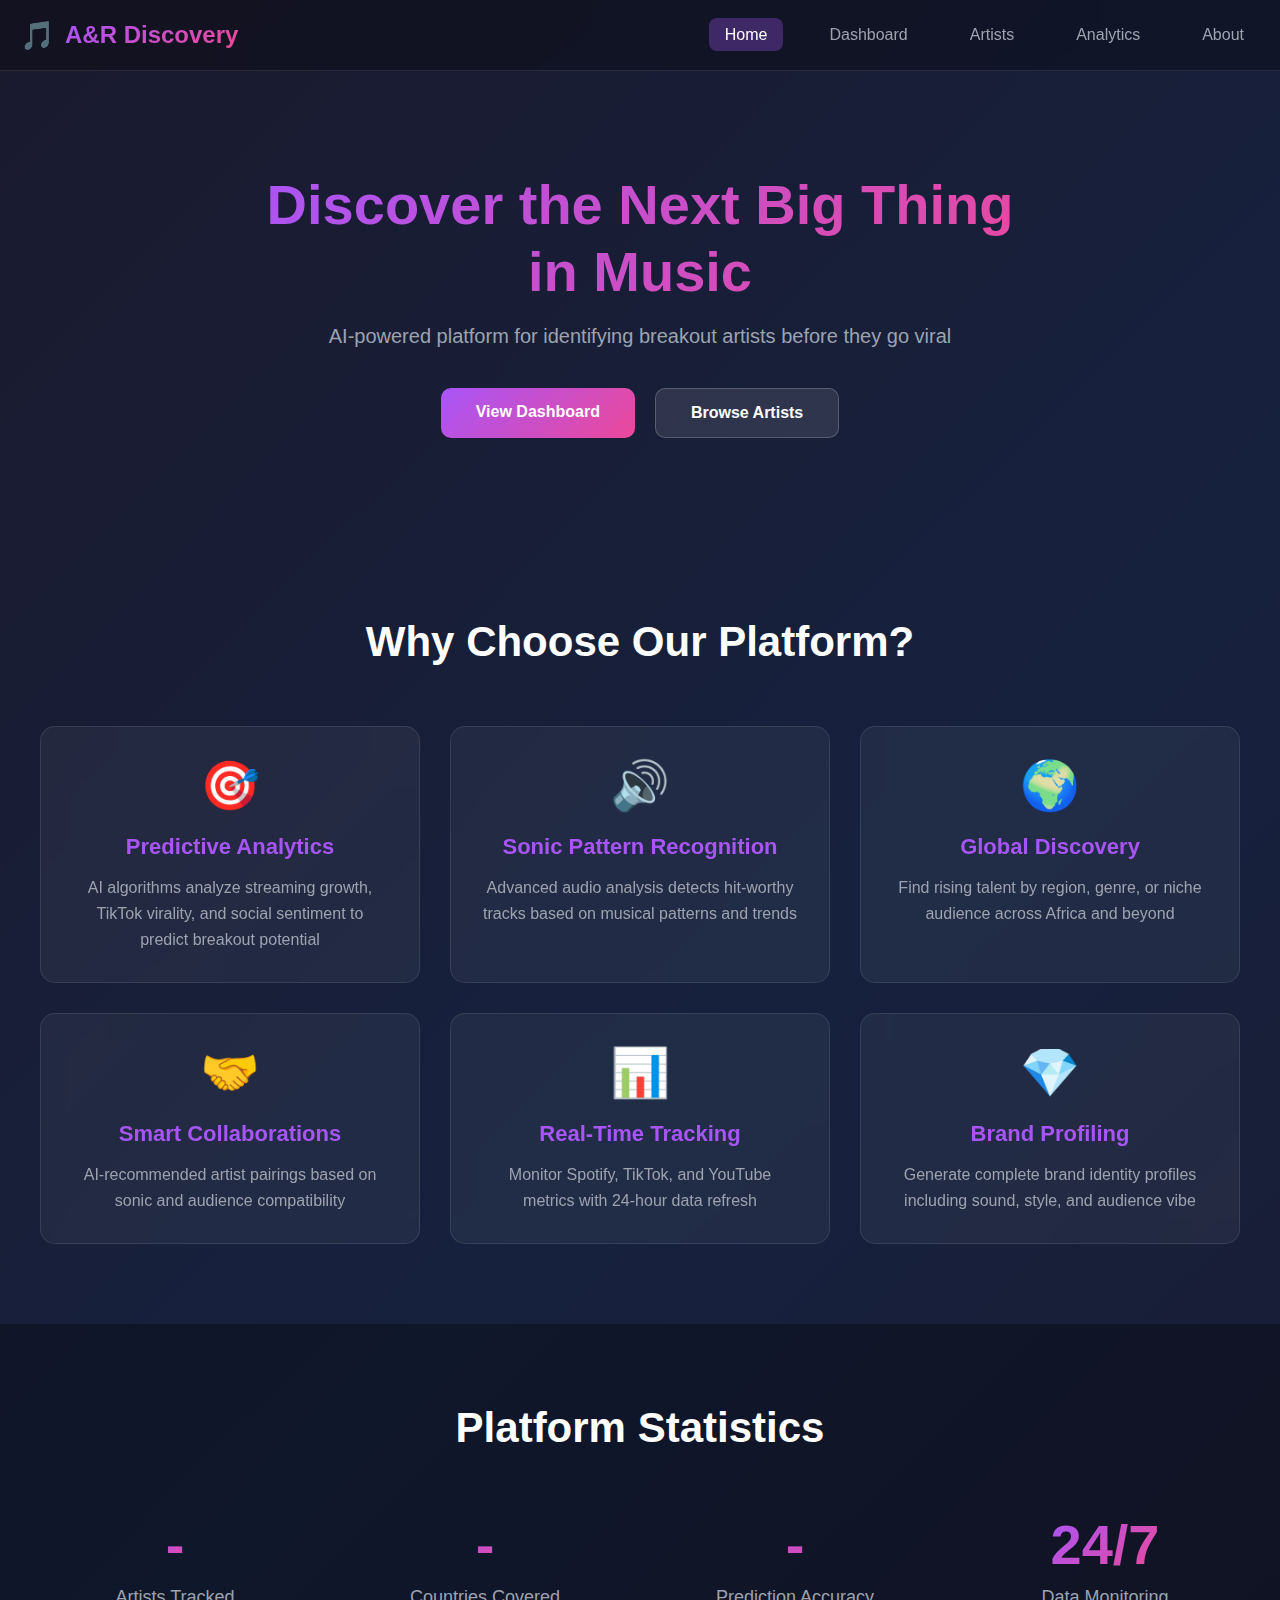
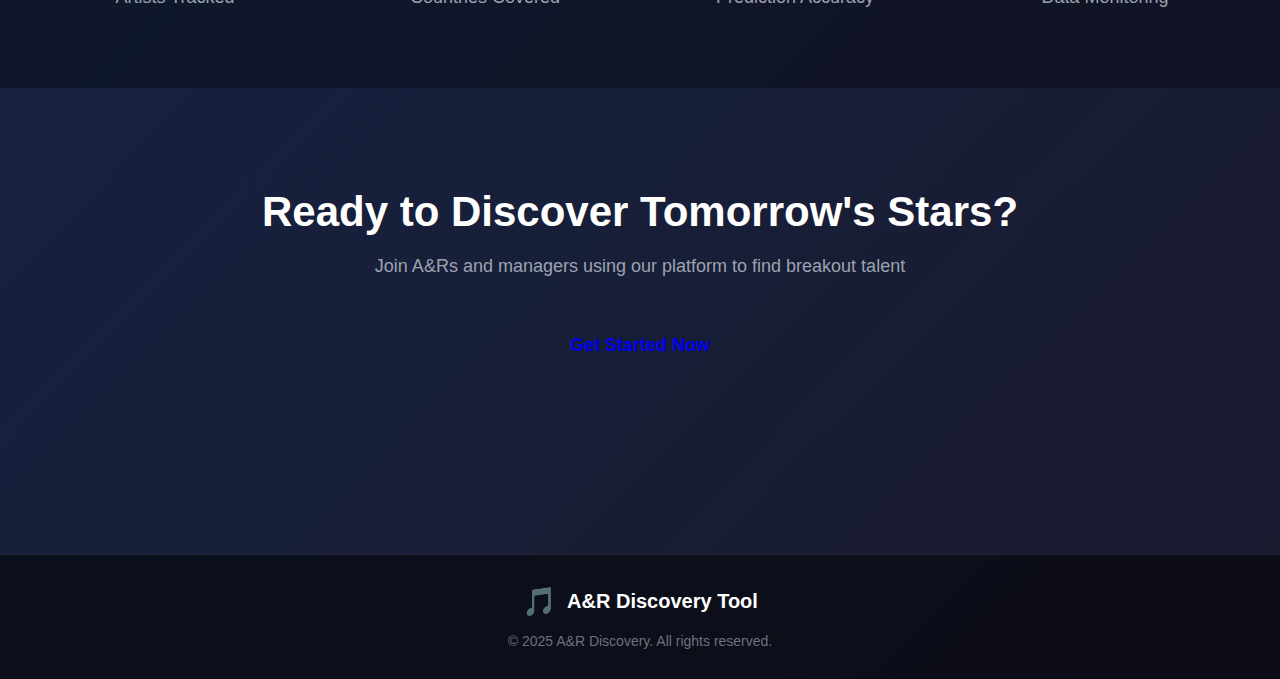
<file: index.html>
<!DOCTYPE html>

<html lang="en">
<head>
    <meta charset="UTF-8">
    <meta name="viewport" content="width=device-width, initial-scale=1.0">
    <title>A&R Discovery Tool - Home</title>
    <link rel="stylesheet" href="styles.css">
</head>
<body>
    <!-- Navigation -->
    <nav class="navbar">
        <div class="nav-container">
            <div class="nav-brand">
                <span class="brand-icon">🎵</span>
                <span class="brand-name">A&R Discovery</span>
            </div>
            <ul class="nav-menu">
                <li><a href="index.html" class="active">Home</a></li>
                <li><a href="dashboard.html">Dashboard</a></li>
                <li><a href="artists.html">Artists</a></li>
                <li><a href="analytics.html">Analytics</a></li>
                <li><a href="about.html">About</a></li>
            </ul>
        </div>
    </nav>


<!-- Hero Section -->
<section class="hero">
    <div class="hero-content">
        <h1 class="hero-title">Discover the Next Big Thing in Music</h1>
        <p class="hero-subtitle">AI-powered platform for identifying breakout artists before they go viral</p>
        <div class="hero-buttons">
            <a href="dashboard.html" class="btn btn-primary">View Dashboard</a>
            <a href="artists.html" class="btn btn-secondary">Browse Artists</a>
        </div>
    </div>
</section>

<!-- Features Section -->
<section class="features">
    <div class="container">
        <h2 class="section-title">Why Choose Our Platform?</h2>
        <div class="features-grid">
            <div class="feature-card">
                <div class="feature-icon">🎯</div>
                <h3>Predictive Analytics</h3>
                <p>AI algorithms analyze streaming growth, TikTok virality, and social sentiment to predict breakout potential</p>
            </div>
            <div class="feature-card">
                <div class="feature-icon">🔊</div>
                <h3>Sonic Pattern Recognition</h3>
                <p>Advanced audio analysis detects hit-worthy tracks based on musical patterns and trends</p>
            </div>
            <div class="feature-card">
                <div class="feature-icon">🌍</div>
                <h3>Global Discovery</h3>
                <p>Find rising talent by region, genre, or niche audience across Africa and beyond</p>
            </div>
            <div class="feature-card">
                <div class="feature-icon">🤝</div>
                <h3>Smart Collaborations</h3>
                <p>AI-recommended artist pairings based on sonic and audience compatibility</p>
            </div>
            <div class="feature-card">
                <div class="feature-icon">📊</div>
                <h3>Real-Time Tracking</h3>
                <p>Monitor Spotify, TikTok, and YouTube metrics with 24-hour data refresh</p>
            </div>
            <div class="feature-card">
                <div class="feature-icon">💎</div>
                <h3>Brand Profiling</h3>
                <p>Generate complete brand identity profiles including sound, style, and audience vibe</p>
            </div>
        </div>
    </div>
</section>

<!-- Stats Section -->
<section class="stats-section">
    <div class="container">
        <h2 class="section-title">Platform Statistics</h2>
        <div class="stats-showcase">
            <div class="stat-item">
                <div class="stat-number" id="home-total-artists">-</div>
                <div class="stat-label">Artists Tracked</div>
            </div>
            <div class="stat-item">
                <div class="stat-number" id="home-countries">-</div>
                <div class="stat-label">Countries Covered</div>
            </div>
            <div class="stat-item">
                <div class="stat-number" id="home-accuracy">-</div>
                <div class="stat-label">Prediction Accuracy</div>
            </div>
            <div class="stat-item">
                <div class="stat-number">24/7</div>
                <div class="stat-label">Data Monitoring</div>
            </div>
        </div>
    </div>
</section>

<!-- CTA Section -->
<section class="cta-section">
    <div class="container">
        <h2>Ready to Discover Tomorrow's Stars?</h2>
        <p>Join A&Rs and managers using our platform to find breakout talent</p>
        <a href="dashboard.html" class="btn btn-large">Get Started Now</a>
    </div>
</section>

<!-- Footer -->
<footer class="footer">
    <div class="container">
        <div class="footer-content">
            <div class="footer-brand">
                <span class="brand-icon">🎵</span>
                <span>A&R Discovery Tool</span>
            </div>
            <p>&copy; 2025 A&R Discovery. All rights reserved.</p>
        </div>
    </div>
</footer>

<script src="home.js"></script>


</body>
</html>
</file>
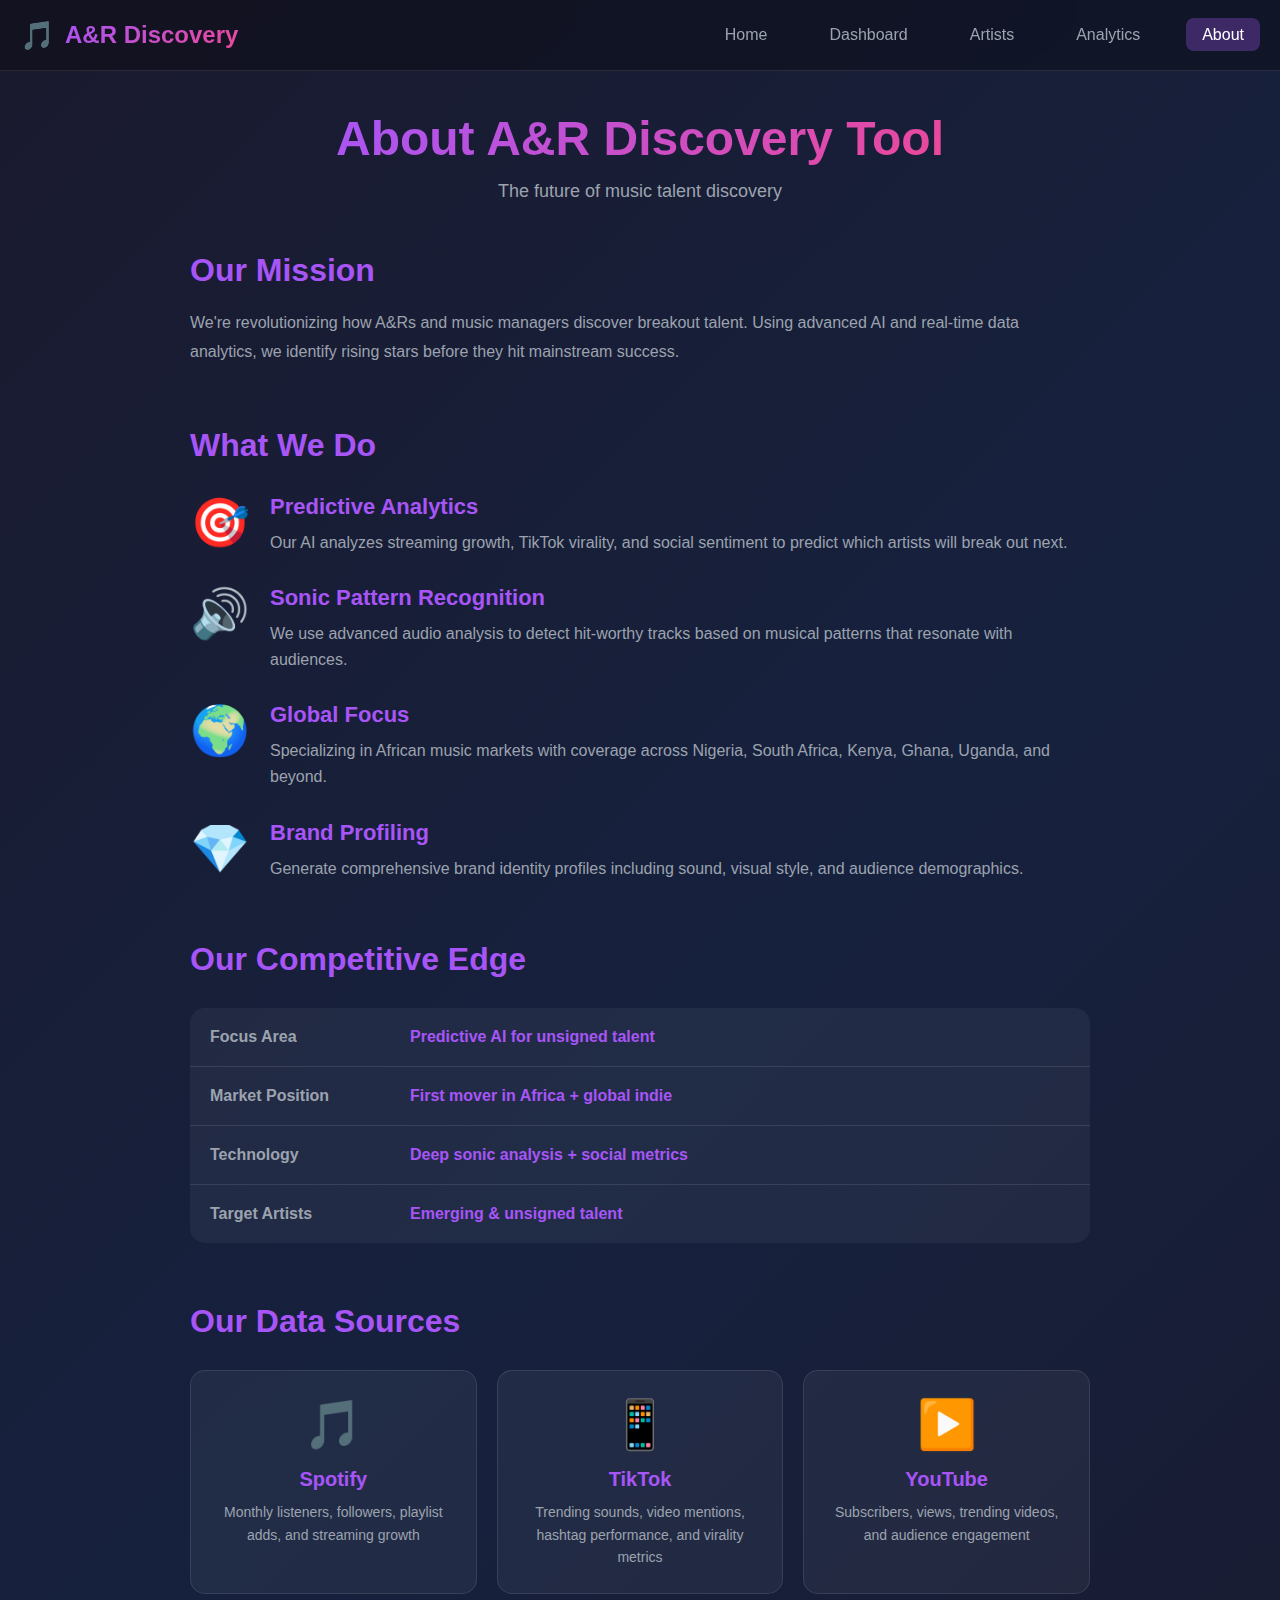
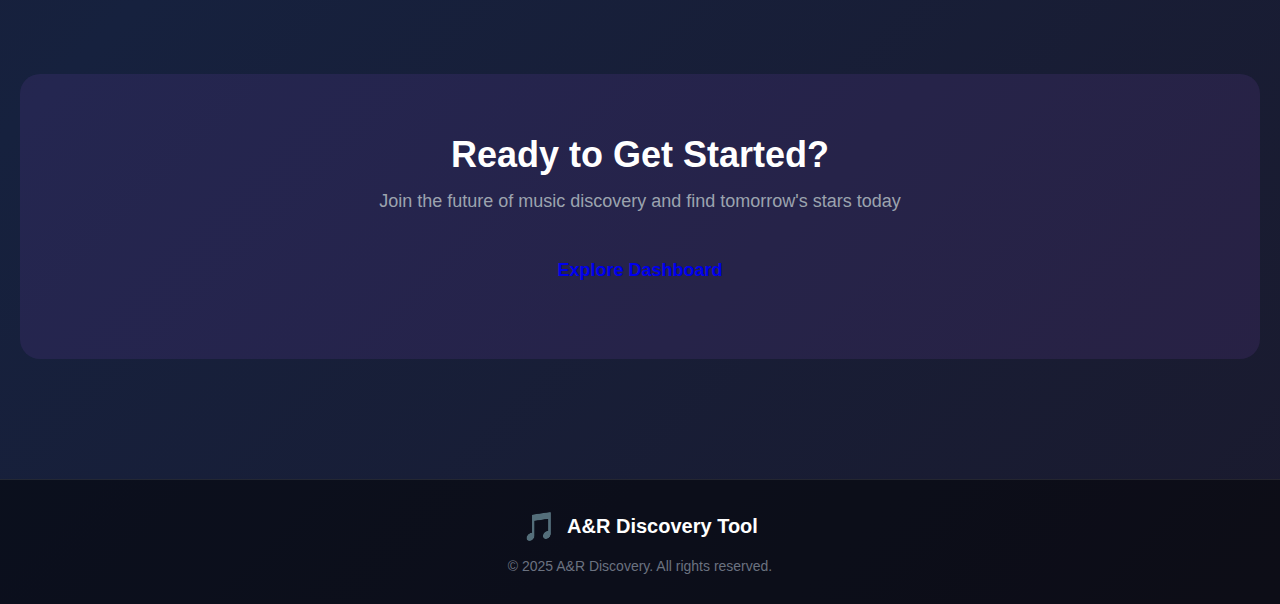
<file: about.html>
<!DOCTYPE html>

<html lang="en">
<head>
    <meta charset="UTF-8">
    <meta name="viewport" content="width=device-width, initial-scale=1.0">
    <title>About - A&R Discovery Tool</title>
    <link rel="stylesheet" href="styles.css">
</head>
<body>
    <!-- Navigation -->
    <nav class="navbar">
        <div class="nav-container">
            <div class="nav-brand">
                <span class="brand-icon">🎵</span>
                <span class="brand-name">A&R Discovery</span>
            </div>
            <ul class="nav-menu">
                <li><a href="index.html">Home</a></li>
                <li><a href="dashboard.html">Dashboard</a></li>
                <li><a href="artists.html">Artists</a></li>
                <li><a href="analytics.html">Analytics</a></li>
                <li><a href="about.html" class="active">About</a></li>
            </ul>
        </div>
    </nav>


<!-- About Content -->
<div class="page-container">
    <div class="page-header">
        <h1>About A&R Discovery Tool</h1>
        <p>The future of music talent discovery</p>
    </div>

    <!-- Mission -->
    <section class="about-section">
        <h2>Our Mission</h2>
        <p>We're revolutionizing how A&Rs and music managers discover breakout talent. Using advanced AI and real-time data analytics, we identify rising stars before they hit mainstream success.</p>
    </section>

    <!-- What We Do -->
    <section class="about-section">
        <h2>What We Do</h2>
        <div class="features-list">
            <div class="feature-item">
                <div class="feature-icon-large">🎯</div>
                <div>
                    <h3>Predictive Analytics</h3>
                    <p>Our AI analyzes streaming growth, TikTok virality, and social sentiment to predict which artists will break out next.</p>
                </div>
            </div>
            <div class="feature-item">
                <div class="feature-icon-large">🔊</div>
                <div>
                    <h3>Sonic Pattern Recognition</h3>
                    <p>We use advanced audio analysis to detect hit-worthy tracks based on musical patterns that resonate with audiences.</p>
                </div>
            </div>
            <div class="feature-item">
                <div class="feature-icon-large">🌍</div>
                <div>
                    <h3>Global Focus</h3>
                    <p>Specializing in African music markets with coverage across Nigeria, South Africa, Kenya, Ghana, Uganda, and beyond.</p>
                </div>
            </div>
            <div class="feature-item">
                <div class="feature-icon-large">💎</div>
                <div>
                    <h3>Brand Profiling</h3>
                    <p>Generate comprehensive brand identity profiles including sound, visual style, and audience demographics.</p>
                </div>
            </div>
        </div>
    </section>

    <!-- Competitive Advantage -->
    <section class="about-section">
        <h2>Our Competitive Edge</h2>
        <div class="comparison-table">
            <div class="comparison-row">
                <div class="comparison-label">Focus Area</div>
                <div class="comparison-value highlight">Predictive AI for unsigned talent</div>
            </div>
            <div class="comparison-row">
                <div class="comparison-label">Market Position</div>
                <div class="comparison-value highlight">First mover in Africa + global indie</div>
            </div>
            <div class="comparison-row">
                <div class="comparison-label">Technology</div>
                <div class="comparison-value highlight">Deep sonic analysis + social metrics</div>
            </div>
            <div class="comparison-row">
                <div class="comparison-label">Target Artists</div>
                <div class="comparison-value highlight">Emerging & unsigned talent</div>
            </div>
        </div>
    </section>

    <!-- Data Sources -->
    <section class="about-section">
        <h2>Our Data Sources</h2>
        <div class="data-sources">
            <div class="source-card">
                <div class="source-icon">🎵</div>
                <h3>Spotify</h3>
                <p>Monthly listeners, followers, playlist adds, and streaming growth</p>
            </div>
            <div class="source-card">
                <div class="source-icon">📱</div>
                <h3>TikTok</h3>
                <p>Trending sounds, video mentions, hashtag performance, and virality metrics</p>
            </div>
            <div class="source-card">
                <div class="source-icon">▶️</div>
                <h3>YouTube</h3>
                <p>Subscribers, views, trending videos, and audience engagement</p>
            </div>
        </div>
    </section>

    <!-- CTA -->
    <section class="about-cta">
        <h2>Ready to Get Started?</h2>
        <p>Join the future of music discovery and find tomorrow's stars today</p>
        <a href="dashboard.html" class="btn btn-large">Explore Dashboard</a>
    </section>
</div>

<!-- Footer -->
<footer class="footer">
    <div class="container">
        <div class="footer-content">
            <div class="footer-brand">
                <span class="brand-icon">🎵</span>
                <span>A&R Discovery Tool</span>
            </div>
            <p>&copy; 2025 A&R Discovery. All rights reserved.</p>
        </div>
    </div>
</footer>


</body>
</html>
</file>
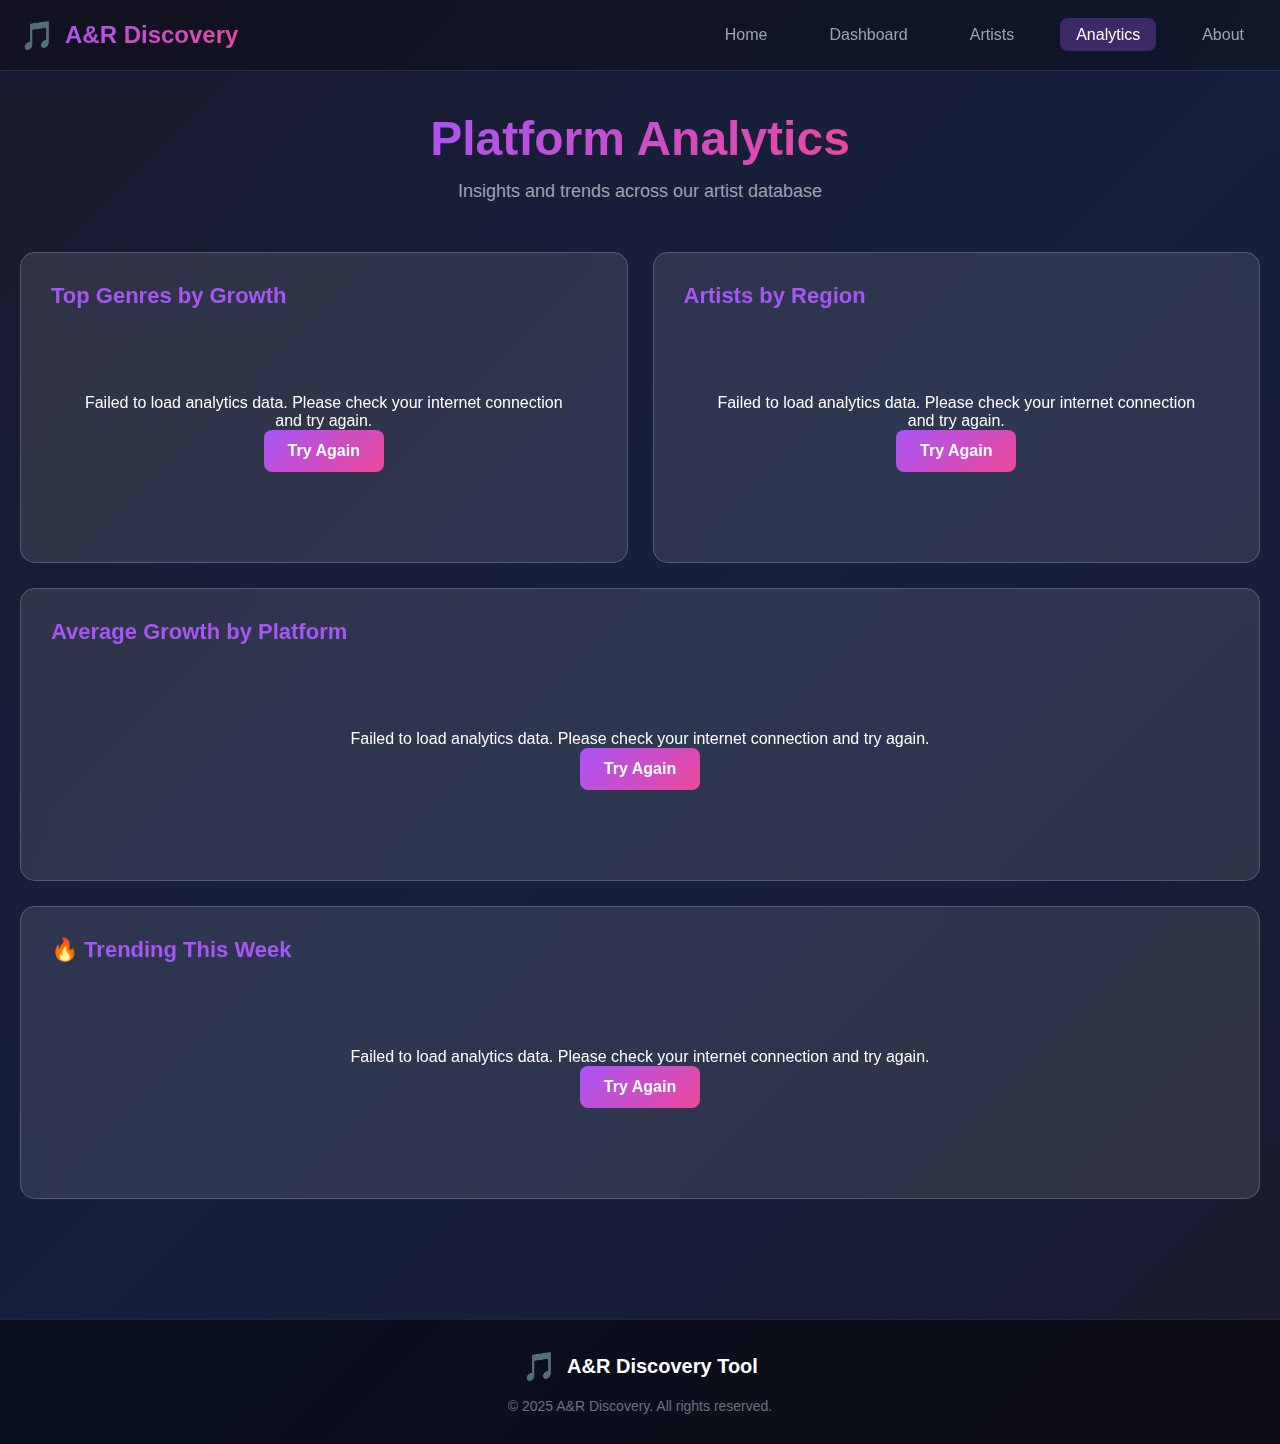
<file: analytics.html>
<!DOCTYPE html>

<html lang="en">
<head>
    <meta charset="UTF-8">
    <meta name="viewport" content="width=device-width, initial-scale=1.0">
    <title>Analytics - A&R Discovery Tool</title>
    <link rel="stylesheet" href="styles.css">
</head>
<body>
    <!-- Navigation -->
    <nav class="navbar">
        <div class="nav-container">
            <div class="nav-brand">
                <span class="brand-icon">🎵</span>
                <span class="brand-name">A&R Discovery</span>
            </div>
            <ul class="nav-menu">
                <li><a href="index.html">Home</a></li>
                <li><a href="dashboard.html">Dashboard</a></li>
                <li><a href="artists.html">Artists</a></li>
                <li><a href="analytics.html" class="active">Analytics</a></li>
                <li><a href="about.html">About</a></li>
            </ul>
        </div>
    </nav>


<!-- Analytics Content -->
<div class="page-container">
    <div class="page-header">
        <h1>Platform Analytics</h1>
        <p>Insights and trends across our artist database</p>
    </div>

    <!-- Analytics Grid -->
    <div class="analytics-grid">
        <!-- Top Genres -->
        <div class="analytics-card">
            <h3>Top Genres by Growth</h3>
            <div id="genres-container" class="chart-placeholder">
                <div class="loading-placeholder">Loading genre data...</div>
            </div>
        </div>

        <!-- Regional Breakdown -->
        <div class="analytics-card">
            <h3>Artists by Region</h3>
            <div id="regions-container" class="chart-placeholder">
                <div class="loading-placeholder">Loading regional data...</div>
            </div>
        </div>

        <!-- Platform Performance -->
        <div class="analytics-card full-width">
            <h3>Average Growth by Platform</h3>
            <div id="platform-stats-container" class="platform-stats">
                <div class="loading-placeholder">Loading platform stats...</div>
            </div>
        </div>

        <!-- Trending Now -->
        <div class="analytics-card full-width">
            <h3>🔥 Trending This Week</h3>
            <div id="trending-container" class="trending-list">
                <div class="loading-placeholder">Loading trending artists...</div>
            </div>
        </div>
    </div>
</div>

<!-- Footer -->
<footer class="footer">
    <div class="container">
        <div class="footer-content">
            <div class="footer-brand">
                <span class="brand-icon">🎵</span>
                <span>A&R Discovery Tool</span>
            </div>
            <p>&copy; 2025 A&R Discovery. All rights reserved.</p>
        </div>
    </div>
</footer>

<script src="analytics.js"></script>


</body>
</html>
</file>
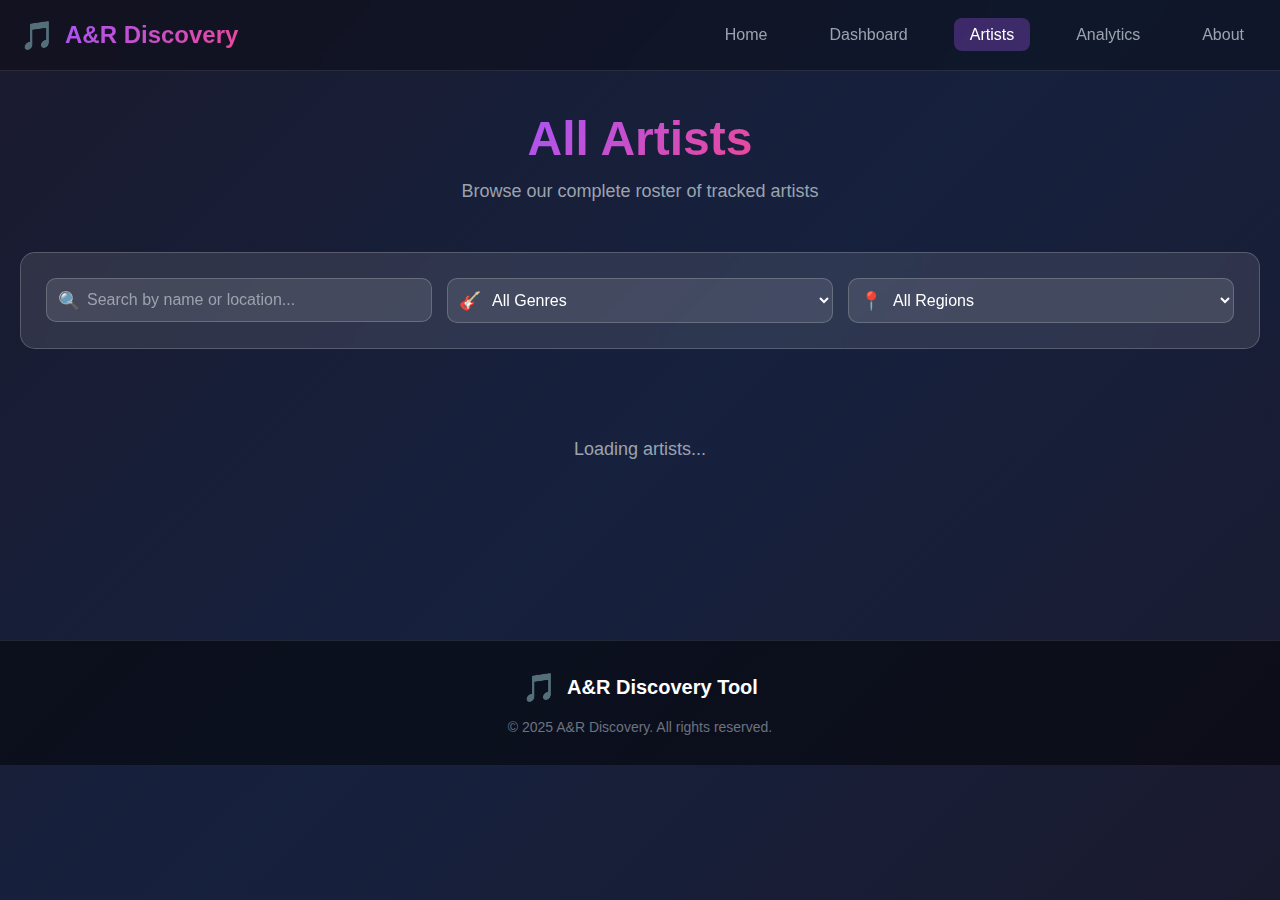
<file: artists.html>
<!DOCTYPE html>

<html lang="en">
<head>
    <meta charset="UTF-8">
    <meta name="viewport" content="width=device-width, initial-scale=1.0">
    <title>Artists - A&R Discovery Tool</title>
    <link rel="stylesheet" href="styles.css">
</head>
<body>
    <!-- Navigation -->
    <nav class="navbar">
        <div class="nav-container">
            <div class="nav-brand">
                <span class="brand-icon">🎵</span>
                <span class="brand-name">A&R Discovery</span>
            </div>
            <ul class="nav-menu">
                <li><a href="index.html">Home</a></li>
                <li><a href="dashboard.html">Dashboard</a></li>
                <li><a href="artists.html" class="active">Artists</a></li>
                <li><a href="analytics.html">Analytics</a></li>
                <li><a href="about.html">About</a></li>
            </ul>
        </div>
    </nav>


<!-- Artists Content -->
<div class="page-container">
    <div class="page-header">
        <h1>All Artists</h1>
        <p>Browse our complete roster of tracked artists</p>
    </div>

    <!-- Genre Filter -->
    <div class="filters">
        <div class="filters-grid">
            <div class="filter-group">
                <span class="filter-icon">🔍</span>
                <input type="text" id="artist-search" placeholder="Search by name or location...">
            </div>
            <div class="filter-group">
                <span class="filter-icon">🎸</span>
                <select id="genre-filter">
                    <option value="all">All Genres</option>
                    <option value="afrobeats">Afrobeats</option>
                    <option value="amapiano">Amapiano</option>
                    <option value="gospel">Gospel</option>
                    <option value="hiphop">Hip-Hop/Rap</option>
                    <option value="afropop">Afro-Pop</option>
                </select>
            </div>
            <div class="filter-group">
                <span class="filter-icon">📍</span>
                <select id="region-filter">
                    <option value="all">All Regions</option>
                    <option value="nigeria">Nigeria</option>
                    <option value="south-africa">South Africa</option>
                    <option value="kenya">Kenya</option>
                    <option value="ghana">Ghana</option>
                    <option value="uganda">Uganda</option>
                </select>
            </div>
        </div>
    </div>

    <!-- Artists List -->
    <div class="artists-list" id="artists-list-container">
        <!-- Loading state by default -->
        <div class="loading-placeholder">Loading artists...</div>
    </div>
</div>

<!-- Footer -->
<footer class="footer">
    <div class="container">
        <div class="footer-content">
            <div class="footer-brand">
                <span class="brand-icon">🎵</span>
                <span>A&R Discovery Tool</span>
            </div>
            <p>&copy; 2025 A&R Discovery. All rights reserved.</p>
        </div>
    </div>
</footer>

<script src="artists.js"></script>


</body>
</html>
</file>
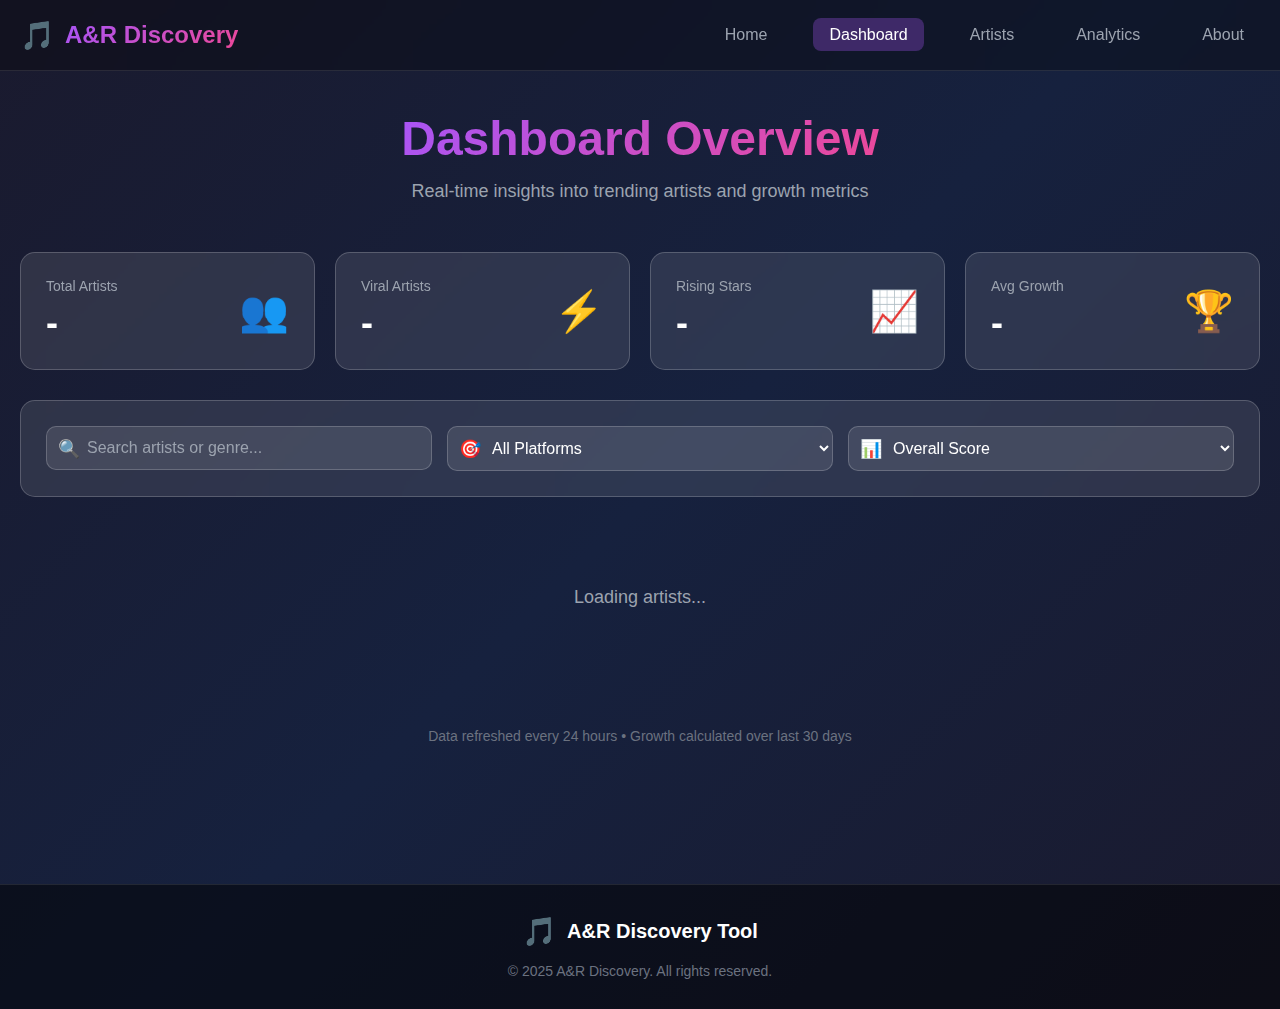
<file: dashboard.html>
<!DOCTYPE html>

<html lang="en">
<head>
    <meta charset="UTF-8">
    <meta name="viewport" content="width=device-width, initial-scale=1.0">
    <title>Dashboard - A&R Discovery Tool</title>
    <link rel="stylesheet" href="styles.css">
</head>
<body>
    <!-- Navigation -->
    <nav class="navbar">
        <div class="nav-container">
            <div class="nav-brand">
                <span class="brand-icon">🎵</span>
                <span class="brand-name">A&R Discovery</span>
            </div>
            <ul class="nav-menu">
                <li><a href="index.html">Home</a></li>
                <li><a href="dashboard.html" class="active">Dashboard</a></li>
                <li><a href="artists.html">Artists</a></li>
                <li><a href="analytics.html">Analytics</a></li>
                <li><a href="about.html">About</a></li>
            </ul>
        </div>
    </nav>


<!-- Dashboard Content -->
<div class="page-container">
    <div class="page-header">
        <h1>Dashboard Overview</h1>
        <p>Real-time insights into trending artists and growth metrics</p>
    </div>

    <!-- Stats -->
    <div class="stats-grid">
        <div class="stat-card">
            <div class="stat-info">
                <h3>Total Artists</h3>
                <p id="total-artists">-</p>
            </div>
            <div class="stat-icon">👥</div>
        </div>
        <div class="stat-card">
            <div class="stat-info">
                <h3>Viral Artists</h3>
                <p id="viral-artists">-</p>
            </div>
            <div class="stat-icon">⚡</div>
        </div>
        <div class="stat-card">
            <div class="stat-info">
                <h3>Rising Stars</h3>
                <p id="rising-artists">-</p>
            </div>
            <div class="stat-icon">📈</div>
        </div>
        <div class="stat-card">
            <div class="stat-info">
                <h3>Avg Growth</h3>
                <p id="avg-growth">-</p>
            </div>
            <div class="stat-icon">🏆</div>
        </div>
    </div>

    <!-- Filters -->
    <div class="filters">
        <div class="filters-grid">
            <div class="filter-group">
                <span class="filter-icon">🔍</span>
                <input type="text" id="search" placeholder="Search artists or genre...">
            </div>
            <div class="filter-group">
                <span class="filter-icon">🎯</span>
                <select id="platform-filter">
                    <option value="all">All Platforms</option>
                    <option value="spotify">Spotify Hot</option>
                    <option value="tiktok">TikTok Trending</option>
                    <option value="youtube">YouTube Rising</option>
                </select>
            </div>
            <div class="filter-group">
                <span class="filter-icon">📊</span>
                <select id="sort-by">
                    <option value="overall">Overall Score</option>
                    <option value="spotify">Spotify Growth</option>
                    <option value="tiktok">TikTok Growth</option>
                    <option value="youtube">YouTube Growth</option>
                </select>
            </div>
        </div>
    </div>

    <!-- Artists Grid -->
    <div class="artists-grid" id="artists-container">
        <!-- Loading state by default -->
        <div class="loading-placeholder">Loading artists...</div>
    </div>

    <!-- Footer Note -->
    <div class="data-note">
        <p>Data refreshed every 24 hours • Growth calculated over last 30 days</p>
    </div>
</div>

<!-- Footer -->
<footer class="footer">
    <div class="container">
        <div class="footer-content">
            <div class="footer-brand">
                <span class="brand-icon">🎵</span>
                <span>A&R Discovery Tool</span>
            </div>
            <p>&copy; 2025 A&R Discovery. All rights reserved.</p>
        </div>
    </div>
</footer>

<script src="script.js"></script>


</body>
</html>
</file>
<file: styles.css>
* {
  margin: 0;
  padding: 0;
  box-sizing: border-box;
 }

body {
font-family: ‘Segoe UI’, Tahoma, Geneva, Verdana, sans-serif;
background: linear-gradient(135deg, #1a1a2e 0%, #16213e 50%, #1a1a2e 100%);
color: white;
min-height: 100vh;
}

.container {
max-width: 1400px;
margin: 0 auto;
padding: 0 20px;
}

/* Navigation */
.navbar {
background: rgba(0, 0, 0, 0.3);
backdrop-filter: blur(10px);
border-bottom: 1px solid rgba(255, 255, 255, 0.1);
position: sticky;
top: 0;
z-index: 1000;
}

.nav-container {
max-width: 1400px;
margin: 0 auto;
padding: 0 20px;
display: flex;
justify-content: space-between;
align-items: center;
height: 70px;
}

.nav-brand {
display: flex;
align-items: center;
gap: 10px;
font-size: 24px;
font-weight: bold;
}

.brand-icon {
font-size: 28px;
}

.brand-name {
  background: linear-gradient(135deg, #a855f7 0%, #ec4899 100%);
  -webkit-background-clip: text;
  background-clip: text;              /* Standard property */
  -webkit-text-fill-color: transparent;
  color: transparent;                 /* Fallback */
}


.nav-menu {
display: flex;
list-style: none;
gap: 30px;
}

.nav-menu a {
color: #9ca3af;
text-decoration: none;
font-size: 16px;
transition: color 0.3s ease;
padding: 8px 16px;
border-radius: 8px;
}

.nav-menu a:hover {
color: white;
background: rgba(255, 255, 255, 0.1);
}

.nav-menu a.active {
color: white;
background: rgba(168, 85, 247, 0.3);
}

/* Hero Section */
.hero {
padding: 100px 20px;
text-align: center;
max-width: 1400px;
margin: 0 auto;
}

.hero-content {
max-width: 800px;
margin: 0 auto;
}

.hero-title {
  font-size: 56px;
  margin-bottom: 20px;
  line-height: 1.2;

  display: inline-block; /* Helps gradient render correctly */

  background: linear-gradient(135deg, #a855f7 0%, #ec4899 100%);
  background-clip: text;              /* Standard */
  -webkit-background-clip: text;      /* Safari/Chrome */
  
  color: transparent;                 /* Fallback */
  -webkit-text-fill-color: transparent;
}


.hero-subtitle {
font-size: 20px;
color: #9ca3af;
margin-bottom: 40px;
}

.hero-buttons {
display: flex;
gap: 20px;
justify-content: center;
flex-wrap: wrap;
}

.btn {
padding: 15px 35px;
border-radius: 10px;
text-decoration: none;
font-size: 16px;
font-weight: 600;
transition: all 0.3s ease;
display: inline-block;
}

.btn-primary {
background: linear-gradient(135deg, #a855f7 0%, #ec4899 100%);
color: white;
}

.btn-primary:hover {
transform: translateY(-3px);
box-shadow: 0 10px 30px rgba(168, 85, 247, 0.4);
}

.btn-secondary {
background: rgba(255, 255, 255, 0.1);
color: white;
border: 1px solid rgba(255, 255, 255, 0.2);
}

.btn-secondary:hover {
background: rgba(255, 255, 255, 0.2);
transform: translateY(-3px);
}

.btn-large {
padding: 18px 45px;
font-size: 18px;
}

/* Features Section */
.features {
padding: 80px 20px;
max-width: 1400px;
margin: 0 auto;
}

.section-title {
text-align: center;
font-size: 42px;
margin-bottom: 60px;
}

.features-grid {
display: grid;
grid-template-columns: repeat(auto-fit, minmax(300px, 1fr));
gap: 30px;
}

.feature-card {
background: rgba(255, 255, 255, 0.05);
backdrop-filter: blur(10px);
border: 1px solid rgba(255, 255, 255, 0.1);
border-radius: 15px;
padding: 30px;
text-align: center;
transition: all 0.3s ease;
}

.feature-card:hover {
transform: translateY(-10px);
background: rgba(255, 255, 255, 0.1);
border-color: rgba(168, 85, 247, 0.5);
}

.feature-icon {
font-size: 48px;
margin-bottom: 20px;
}

.feature-card h3 {
font-size: 22px;
margin-bottom: 15px;
color: #a855f7;
}

.feature-card p {
color: #9ca3af;
line-height: 1.6;
}

/* Stats Showcase */
.stats-section {
padding: 80px 20px;
background: rgba(0, 0, 0, 0.3);
}

.stats-showcase {
display: grid;
grid-template-columns: repeat(auto-fit, minmax(200px, 1fr));
gap: 40px;
max-width: 1200px;
margin: 0 auto;
}

.stat-item {
text-align: center;
}

.stat-number {
  font-size: 56px;
  font-weight: bold;
  margin-bottom: 10px;

  display: inline-block; /* Ensures gradient works properly */

  background: linear-gradient(135deg, #a855f7 0%, #ec4899 100%);
  background-clip: text;              /* Standard */
  -webkit-background-clip: text;      /* Chrome/Safari */

  color: transparent;                 /* Fallback */
  -webkit-text-fill-color: transparent;
}


.stat-label {
font-size: 18px;
color: #9ca3af;
}

/* CTA Section */
.cta-section {
padding: 100px 20px;
text-align: center;
}

.cta-section h2 {
font-size: 42px;
margin-bottom: 20px;
}

.cta-section p {
font-size: 18px;
color: #9ca3af;
margin-bottom: 40px;
}

/* Footer */
.footer {
background: rgba(0, 0, 0, 0.5);
border-top: 1px solid rgba(255, 255, 255, 0.1);
padding: 30px 20px;
margin-top: 80px;
}

.footer-content {
max-width: 1400px;
margin: 0 auto;
text-align: center;
}

.footer-brand {
display: flex;
align-items: center;
justify-content: center;
gap: 10px;
font-size: 20px;
font-weight: bold;
margin-bottom: 15px;
}

.footer p {
color: #6b7280;
font-size: 14px;
}

/* Page Container */
.page-container {
max-width: 1400px;
margin: 0 auto;
padding: 40px 20px;
}

.page-header {
text-align: center;
margin-bottom: 50px;
}

.page-header h1 {
  font-size: 48px;
  margin-bottom: 15px;

  display: inline-block; /* Helps ensure gradient applies correctly */

  background: linear-gradient(135deg, #a855f7 0%, #ec4899 100%);
  background-clip: text;              /* Standard */
  -webkit-background-clip: text;      /* Chrome/Safari */

  color: transparent;                 /* Fallback */
  -webkit-text-fill-color: transparent;
}


.page-header p {
font-size: 18px;
color: #9ca3af;
}

/* Stats Grid */
.stats-grid {
display: grid;
grid-template-columns: repeat(auto-fit, minmax(250px, 1fr));
gap: 20px;
margin-bottom: 30px;
}

.stat-card {
background: rgba(255, 255, 255, 0.1);
backdrop-filter: blur(10px);
border: 1px solid rgba(255, 255, 255, 0.2);
border-radius: 15px;
padding: 25px;
display: flex;
justify-content: space-between;
align-items: center;
transition: transform 0.3s ease;
}

.stat-card:hover {
transform: translateY(-5px);
}

.stat-info h3 {
color: #9ca3af;
font-size: 14px;
font-weight: normal;
margin-bottom: 8px;
}

.stat-info p {
font-size: 36px;
font-weight: bold;
}

.stat-icon {
font-size: 40px;
}

/* Filters */
.filters {
background: rgba(255, 255, 255, 0.1);
backdrop-filter: blur(10px);
border: 1px solid rgba(255, 255, 255, 0.2);
border-radius: 15px;
padding: 25px;
margin-bottom: 30px;
}

.filters-grid {
display: grid;
grid-template-columns: repeat(auto-fit, minmax(250px, 1fr));
gap: 15px;
}

.filter-group {
position: relative;
}

.filter-group input,
.filter-group select {
width: 100%;
padding: 12px 12px 12px 40px;
background: rgba(255, 255, 255, 0.1);
border: 1px solid rgba(255, 255, 255, 0.2);
border-radius: 10px;
color: white;
font-size: 16px;
outline: none;
transition: all 0.3s ease;
}

.filter-group input:focus,
.filter-group select:focus {
border-color: #a855f7;
box-shadow: 0 0 0 3px rgba(168, 85, 247, 0.2);
}

.filter-group input::placeholder {
color: #9ca3af;
}

.filter-group select option {
background: #1a1a2e;
color: white;
}

.filter-icon {
position: absolute;
left: 12px;
top: 50%;
transform: translateY(-50%);
font-size: 18px;
color: #9ca3af;
}

/* Artists Grid */
.artists-grid {
display: grid;
grid-template-columns: repeat(auto-fit, minmax(500px, 1fr));
gap: 25px;
margin-bottom: 30px;
}

.artist-card {
background: rgba(255, 255, 255, 0.1);
backdrop-filter: blur(10px);
border: 1px solid rgba(255, 255, 255, 0.2);
border-radius: 15px;
overflow: hidden;
transition: all 0.3s ease;
}

.artist-card:hover {
transform: scale(1.03);
background: rgba(255, 255, 255, 0.15);
}

.artist-header {
padding: 25px;
display: flex;
gap: 20px;
}

.artist-avatar {
width: 80px;
height: 80px;
border-radius: 50%;
border: 3px solid #a855f7;
object-fit: cover;
}

.artist-info {
flex: 1;
}

.artist-name-row {
display: flex;
justify-content: space-between;
align-items: start;
margin-bottom: 8px;
}

.artist-name {
font-size: 24px;
font-weight: bold;
margin-bottom: 5px;
}

.artist-genre {
color: #9ca3af;
margin-bottom: 3px;
}

.artist-region {
color: #6b7280;
font-size: 14px;
}

.status-badge {
padding: 6px 15px;
border-radius: 20px;
font-size: 14px;
font-weight: 600;
white-space: nowrap;
}

.status-viral {
background: #ef4444;
}

.status-rising {
background: #f97316;
}

.status-steady {
background: #3b82f6;
}

/* Metrics */
.metrics-grid {
display: grid;
grid-template-columns: repeat(3, 1fr);
gap: 15px;
padding: 0 25px 20px 25px;
}

.metric-card {
background: rgba(255, 255, 255, 0.05);
border-radius: 10px;
padding: 15px;
}

.metric-header {
display: flex;
align-items: center;
gap: 8px;
margin-bottom: 8px;
}

.metric-icon {
font-size: 16px;
}

.metric-label {
font-size: 12px;
color: #9ca3af;
}

.metric-value {
font-size: 20px;
font-weight: bold;
margin-bottom: 5px;
}

.metric-growth {
font-size: 14px;
font-weight: 600;
}

.growth-positive {
color: #10b981;
}

.growth-pink {
color: #ec4899;
}

.growth-red {
color: #ef4444;
}

/* Overall Score */
.overall-score {
margin: 0 25px 25px 25px;
background: linear-gradient(135deg, rgba(168, 85, 247, 0.2) 0%, rgba(236, 72, 153, 0.2) 100%);
border: 1px solid rgba(168, 85, 247, 0.3);
border-radius: 10px;
padding: 15px;
display: flex;
justify-content: space-between;
align-items: center;
}

.overall-score span:first-child {
color: #d1d5db;
font-size: 14px;
}

.overall-score span:last-child {
font-size: 28px;
font-weight: bold;
color: #c084fc;
}

/* Data Note */
.data-note {
text-align: center;
color: #6b7280;
font-size: 14px;
margin-top: 40px;
}

/* No Results */
.no-results {
text-align: center;
padding: 60px 20px;
color: #9ca3af;
font-size: 18px;
}

/* Artists List */
.artists-list {
display: grid;
grid-template-columns: repeat(auto-fill, minmax(280px, 1fr));
gap: 25px;
}

.artist-list-card {
background: rgba(255, 255, 255, 0.1);
backdrop-filter: blur(10px);
border: 1px solid rgba(255, 255, 255, 0.2);
border-radius: 15px;
padding: 20px;
text-align: center;
transition: all 0.3s ease;
}

.artist-list-card:hover {
transform: translateY(-5px);
background: rgba(255, 255, 255, 0.15);
}

.artist-list-avatar {
width: 100px;
height: 100px;
border-radius: 50%;
border: 3px solid #a855f7;
margin: 0 auto 15px;
}

.artist-list-name {
font-size: 20px;
font-weight: bold;
margin-bottom: 5px;
}

.artist-list-genre {
color: #9ca3af;
font-size: 14px;
margin-bottom: 3px;
}

.artist-list-region {
color: #6b7280;
font-size: 12px;
}

/* Analytics */
.analytics-grid {
display: grid;
grid-template-columns: repeat(auto-fit, minmax(400px, 1fr));
gap: 25px;
}

.analytics-card {
background: rgba(255, 255, 255, 0.1);
backdrop-filter: blur(10px);
border: 1px solid rgba(255, 255, 255, 0.2);
border-radius: 15px;
padding: 30px;
}

.analytics-card.full-width {
grid-column: 1 / -1;
}

.analytics-card h3 {
font-size: 22px;
margin-bottom: 25px;
color: #a855f7;
}

.genre-bar {
margin-bottom: 20px;
}

.genre-name {
display: block;
margin-bottom: 8px;
color: #9ca3af;
font-size: 14px;
}

.bar {
background: linear-gradient(90deg, #a855f7 0%, #ec4899 100%);
height: 35px;
border-radius: 8px;
display: flex;
align-items: center;
padding: 0 15px;
transition: width 0.3s ease;
}

.bar-value {
color: white;
font-weight: bold;
}

.region-stat {
display: flex;
justify-content: space-between;
align-items: center;
padding: 15px;
background: rgba(255, 255, 255, 0.05);
border-radius: 10px;
margin-bottom: 10px;
}

.region-info {
display: flex;
align-items: center;
gap: 12px;
}

.region-flag {
font-size: 24px;
}

.region-name {
font-size: 16px;
}

.region-count {
color: #a855f7;
font-weight: bold;
}

.platform-stats {
display: grid;
grid-template-columns: repeat(auto-fit, minmax(200px, 1fr));
gap: 20px;
}

.platform-card {
background: rgba(255, 255, 255, 0.05);
border-radius: 10px;
padding: 20px;
text-align: center;
}

.platform-icon {
font-size: 40px;
margin-bottom: 15px;
}

.platform-info h4 {
font-size: 18px;
margin-bottom: 10px;
}

.platform-metric {
display: flex;
flex-direction: column;
gap: 5px;
}

.metric-value {
font-size: 32px;
font-weight: bold;
color: #a855f7;
}

.metric-label {
color: #9ca3af;
font-size: 14px;
}

.trending-list {
display: flex;
flex-direction: column;
gap: 15px;
}

.trending-item {
display: flex;
align-items: center;
gap: 20px;
padding: 20px;
background: rgba(255, 255, 255, 0.05);
border-radius: 10px;
}

.trending-rank {
font-size: 24px;
font-weight: bold;
color: #a855f7;
min-width: 40px;
}

.trending-info {
flex: 1;
display: flex;
flex-direction: column;
gap: 5px;
}

.trending-name {
font-size: 18px;
font-weight: bold;
}

.trending-genre {
color: #9ca3af;
font-size: 14px;
}

.trending-growth {
color: #10b981;
font-weight: bold;
}

/* About Page */
.about-section {
max-width: 900px;
margin: 0 auto 60px;
}

.about-section h2 {
font-size: 32px;
margin-bottom: 20px;
color: #a855f7;
}

.about-section p {
color: #9ca3af;
line-height: 1.8;
font-size: 16px;
}

.features-list {
display: flex;
flex-direction: column;
gap: 30px;
margin-top: 30px;
}

.feature-item {
display: flex;
gap: 20px;
align-items: start;
}

.feature-icon-large {
font-size: 48px;
min-width: 60px;
}

.feature-item h3 {
font-size: 22px;
margin-bottom: 10px;
color: #a855f7;
}

.feature-item p {
color: #9ca3af;
line-height: 1.6;
}

.comparison-table {
background: rgba(255, 255, 255, 0.05);
border-radius: 15px;
overflow: hidden;
margin-top: 30px;
}

.comparison-row {
display: grid;
grid-template-columns: 200px 1fr;
padding: 20px;
border-bottom: 1px solid rgba(255, 255, 255, 0.1);
}

.comparison-row:last-child {
border-bottom: none;
}

.comparison-label {
color: #9ca3af;
font-weight: 600;
}

.comparison-value {
color: white;
}

.comparison-value.highlight {
color: #a855f7;
font-weight: bold;
}

.data-sources {
display: grid;
grid-template-columns: repeat(auto-fit, minmax(250px, 1fr));
gap: 20px;
margin-top: 30px;
}

.source-card {
background: rgba(255, 255, 255, 0.05);
border: 1px solid rgba(255, 255, 255, 0.1);
border-radius: 15px;
padding: 25px;
text-align: center;
}

.source-icon {
font-size: 48px;
margin-bottom: 15px;
}

.source-card h3 {
font-size: 20px;
margin-bottom: 10px;
color: #a855f7;
}

.source-card p {
color: #9ca3af;
font-size: 14px;
line-height: 1.6;
}

.about-cta {
text-align: center;
padding: 60px 20px;
background: rgba(168, 85, 247, 0.1);
border-radius: 20px;
margin-top: 80px;
}

.about-cta h2 {
font-size: 36px;
margin-bottom: 15px;
}

.about-cta p {
font-size: 18px;
color: #9ca3af;
margin-bottom: 30px;
}

/* Responsive */
@media (max-width: 768px) {
.nav-menu {
gap: 15px;
}


.nav-menu a {
    padding: 6px 12px;
    font-size: 14px;
}

.hero-title {
    font-size: 36px;
}

.hero-subtitle {
    font-size: 16px;
}

.section-title {
    font-size: 32px;
}

.artists-grid {
    grid-template-columns: 1fr;
}

.filters-grid {
    grid-template-columns: 1fr;
}

.analytics-grid {
    grid-template-columns: 1fr;
}

.comparison-row {
    grid-template-columns: 1fr;
    gap: 10px;
}


}
/* ============================================
LOADING & ERROR STATES
Add these to your existing styles.css
============================================ */

/* Loading State */
.loading-state,
.loading-placeholder {
text-align: center;
padding: 60px 20px;
color: #9ca3af;
}

.spinner {
border: 4px solid rgba(255, 255, 255, 0.1);
border-top: 4px solid #a855f7;
border-radius: 50%;
width: 50px;
height: 50px;
animation: spin 1s linear infinite;
margin: 0 auto 20px;
}

@keyframes spin {
0% { transform: rotate(0deg); }
100% { transform: rotate(360deg); }
}

.loading-state p,
.loading-placeholder {
font-size: 18px;
color: #9ca3af;
}

/* Error State */
.error-state,
.error-placeholder {
text-align: center;
padding: 60px 20px;
}

.error-icon {
font-size: 48px;
margin-bottom: 20px;
}

.error-message {
color: #ef4444;
font-size: 18px;
margin-bottom: 20px;
}

.retry-button {
padding: 12px 24px;
background: linear-gradient(135deg, #a855f7 0%, #ec4899 100%);
color: white;
border: none;
border-radius: 8px;
cursor: pointer;
font-size: 16px;
font-weight: 600;
transition: all 0.3s ease;
}

.retry-button:hover {
transform: translateY(-2px);
box-shadow: 0 10px 30px rgba(168, 85, 247, 0.4);
}

/* No Results State */
.no-results,
.no-data {
text-align: center;
padding: 60px 20px;
color: #9ca3af;
font-size: 18px;
grid-column: 1 / -1;
}

/* Artists List Loading */
.artists-list .loading-placeholder {
grid-column: 1 / -1;
}

/* Data Note */
.data-note {
text-align: center;
color: #6b7280;
font-size: 14px;
margin-top: 40px;
padding: 20px;
}
</file>
